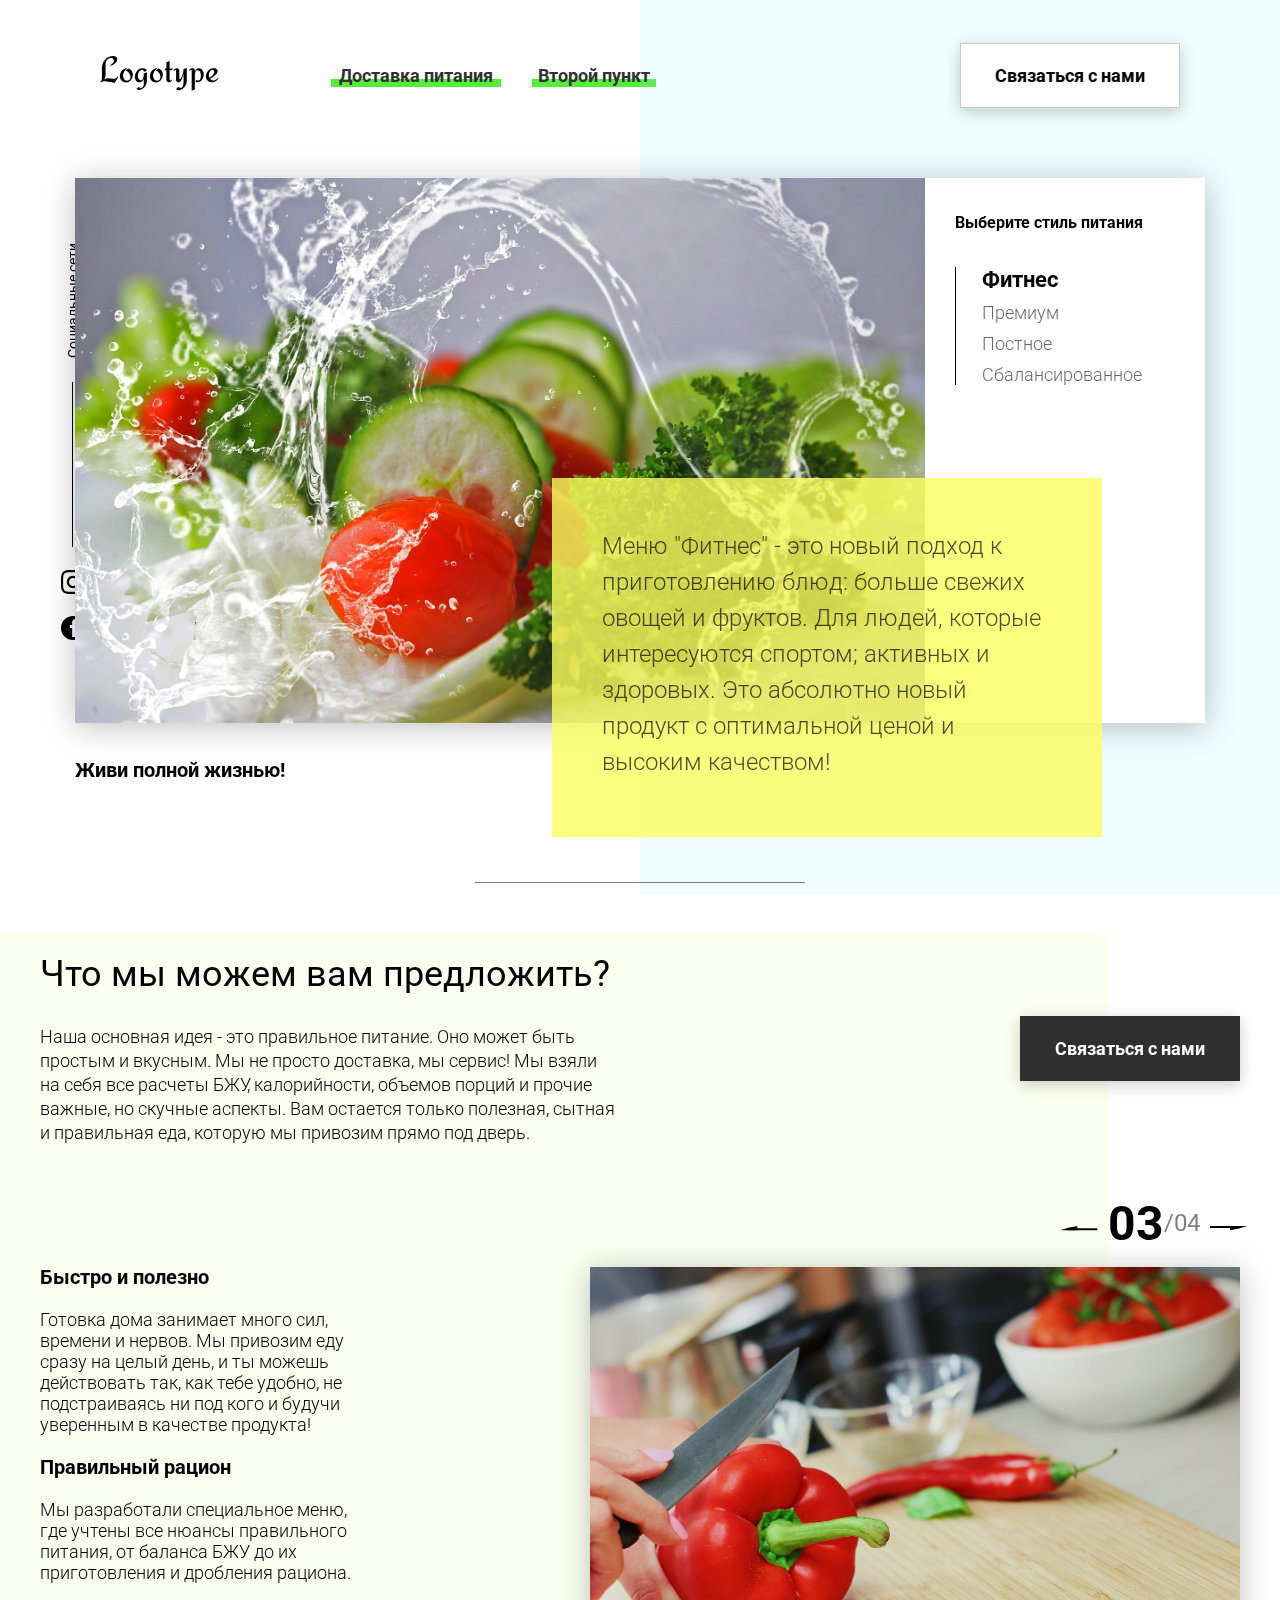
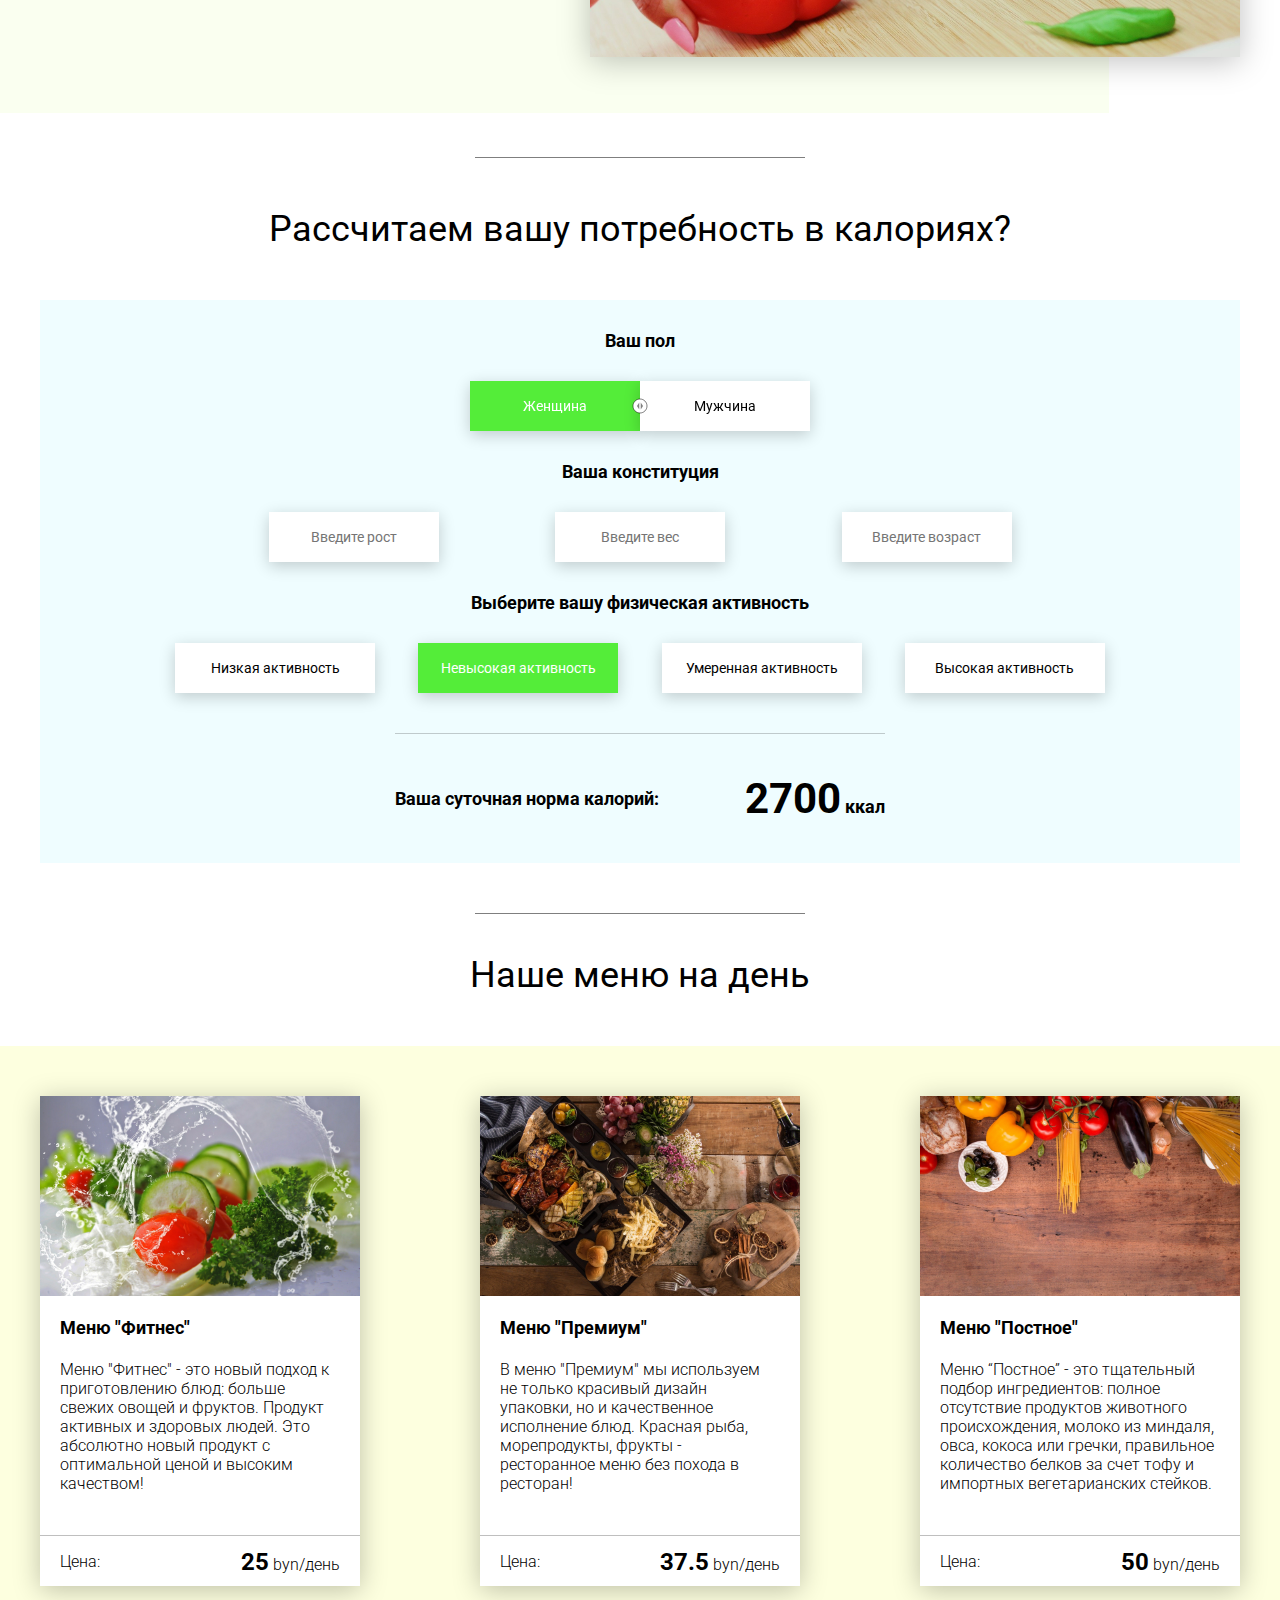
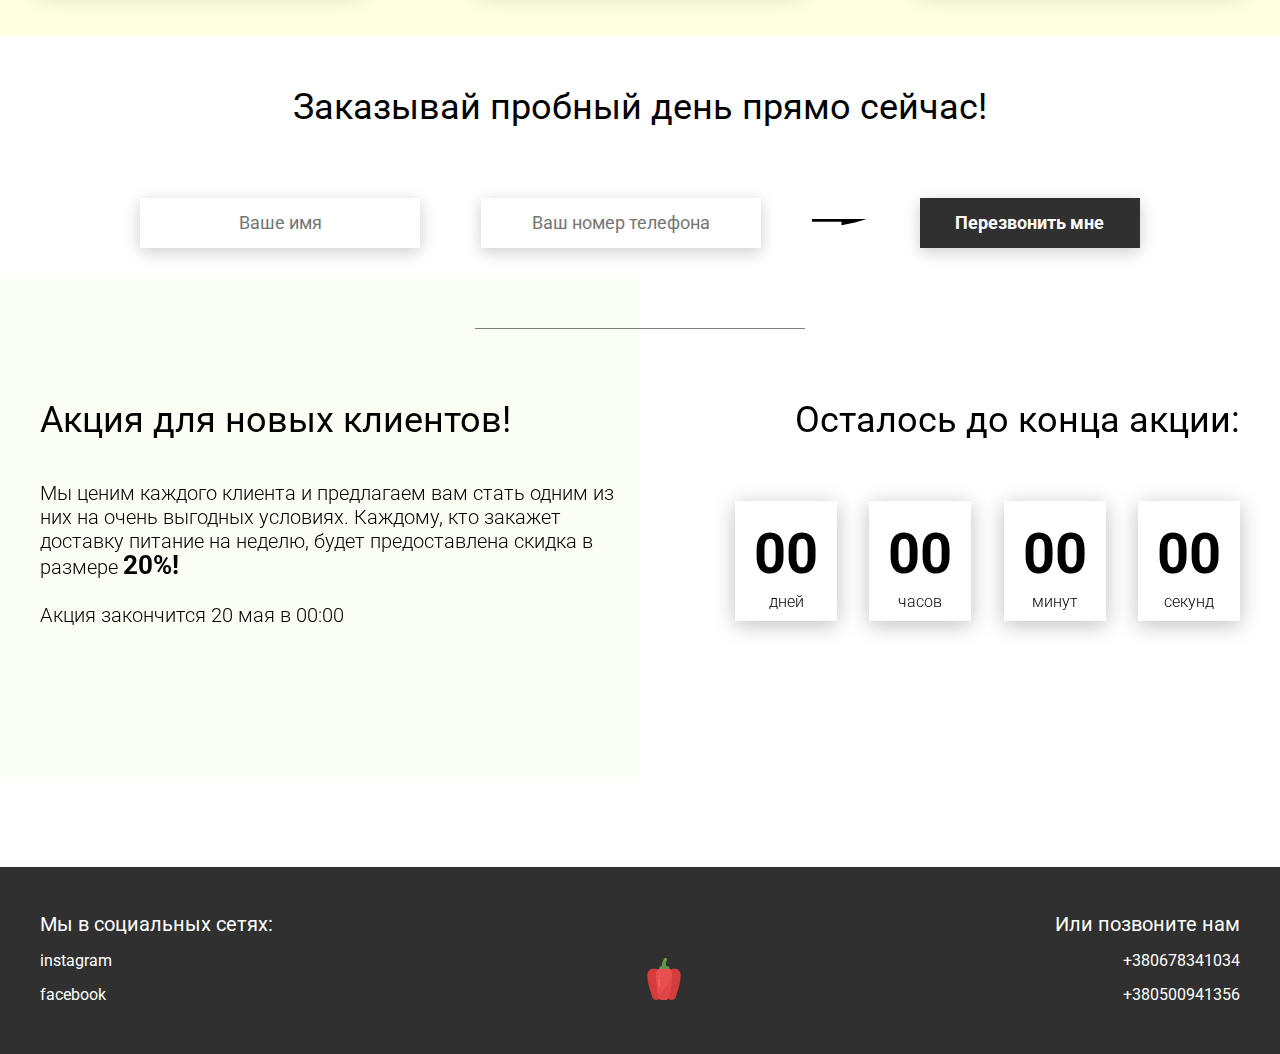
<file: Food/index.html>
<!DOCTYPE html>
<html lang="en">
<head>
    <meta charset="UTF-8">
    <meta name="viewport" content="width=device-width, initial-scale=1.0">
    <title>Food</title>
    <link rel="stylesheet" href="css/style.css">
</head>
<body>
    <header class="header">
        <div class="header__left-block">
            <div class="header__logo">
                <img src="icons/logo.svg" alt="Логотип">
            </div>
            <nav class="header__links">
                <a href="#" class="header__link">Доставка питания</a>
                <a href="#" class="header__link">Второй пункт</a>
            </nav>
        </div>
        <div class="header__right-block">
            <button data-modal class="btn btn_white">Связаться с нами</button>
        </div>
    </header>
    <div class="sidepanel">
        <div class="sidepanel__text"><span>Социальные сети</span></div>
        <div class="sidepanel__divider"></div>
        <a href="#" class="sidepanel__icon">
            <img src="icons/instagram.svg" alt="instagram">
        </a>
        <a href="#" class="sidepanel__icon">
            <img src="icons/facebook.svg" alt="facebook">
        </a>
    </div>

    <div class="preview">
        <div class="bgc_blue"></div>
        <div class="container">
            <div class="tabcontainer">
                <div class="tabcontent">
                    <img src="img/tabs/vegy.jpg" alt="vegy">
                    <div class="tabcontent__descr">
                        Меню "Фитнес" - это новый подход к приготовлению блюд: больше свежих овощей и фруктов. Для людей, которые интересуются спортом; активных и здоровых. Это абсолютно новый продукт с оптимальной ценой и высоким качеством!
                    </div>
                </div>
                <div class="tabcontent">
                    <img src="img/tabs/elite.jpg" alt="elite">
                    <div class="tabcontent__descr">
                        Меню “Премиум” - мы используем не только красивый дизайн упаковки, но и качественное исполнение блюд. Красная рыба, морепродукты, фрукты - ресторанное меню без похода в ресторан!                                     
                    </div>
                </div>
                <div class="tabcontent">
                    <img src="img/tabs/post.jpg" alt="post">
                    <div class="tabcontent__descr">
                        Наше специальное “Постное меню” - это тщательный подбор ингредиентов: полное отсутствие продуктов животного происхождения. Полная гармония с собой и природой в каждом элементе! Все будет Ом!                                     
                    </div>
                </div>
                <div class="tabcontent">
                    <img src="img/tabs/vegy.jpg" alt="vegy">
                    <div class="tabcontent__descr">
                        Меню "Сбалансированное" - это соответствие вашего рациона всем научным рекомендациям. Мы тщательно просчитываем вашу потребность в к/б/ж/у и создаем лучшие блюда для вас.
                    </div>
                </div>
                <div class="tabheader">
                    <h3>Выберите стиль питания</h3>
                    <div class="tabheader__items">
                        <div class="tabheader__item tabheader__item_active">Фитнес</div>
                        <div class="tabheader__item">Премиум</div>
                        <div class="tabheader__item">Постное</div>
                        <div class="tabheader__item">Сбалансированное</div>
                    </div>
                </div>
            </div>
            <div class="preview__life">Живи полной жизнью!</div>
        </div>
    </div>

    <div class="divider"></div>

    <div class="offer">
        <div class="bgc_y"></div>
        <div class="container">
            <div class="offer__text">
                <h2 class="title">Что мы можем вам предложить?</h2>
                <div class="offer__descr">
                    Наша основная идея - это правильное питание. Оно может быть простым и вкусным. Мы не просто доставка, мы сервис! Мы взяли на себя все расчеты БЖУ, калорийности, объемов порций и прочие важные, но скучные аспекты. Вам остается только полезная, сытная и правильная еда, которую мы привозим прямо под дверь.
                </div>
            </div>
            <div class="offer__action">
                <button data-modal class="btn btn_dark">Связаться с нами</button>
            </div>
        </div>
        <div class="container">
            <div class="offer__advantages">
                <h2>Быстро и полезно</h2>
                <div class="offer__advantages-text">
                    Готовка дома занимает много сил, времени и нервов. Мы привозим еду сразу на целый день, и ты можешь действовать так, как тебе удобно, не подстраиваясь ни под кого и будучи уверенным в качестве продукта!
                </div>
                <h2>Правильный рацион</h2>
                <div class="offer__advantages-text">
                    Мы разработали специальное меню, где учтены все нюансы правильного питания, от баланса БЖУ до их приготовления и дробления рациона.
                </div>
            </div>
            <div class="offer__slider">
                <div class="offer__slider-counter">
                    <div class="offer__slider-prev">
                        <img src="icons/left.svg" alt="prev">
                    </div>
                    <span id="current">03</span>
                    /
                    <span id="total">04</span>
                    <div class="offer__slider-next">
                        <img src="icons/right.svg" alt="next">
                    </div>
                </div>
                <div class="offer__slider-wrapper">
                    <div class="offer__slide">
                        <img src="img/slider/pepper.jpg" alt="pepper">
                    </div>
                    <!-- <div class="offer__slide">
                        <img src="img/slider/food-12.jpg" alt="food">
                    </div>
                    <div class="offer__slide">
                        <img src="img/slider/olive-oil.jpg" alt="oil">
                    </div>
                    <div class="offer__slide">
                        <img src="img/slider/paprika.jpg" alt="paprika">
                    </div> -->
                </div>
            </div>
        </div>
    </div>

    <div class="divider"></div>

    <div class="calculating">
        <div class="container">
            <h2 class="title">Рассчитаем вашу потребность в калориях?
            </h2>
            <div class="calculating__field">
                <div class="calculating__subtitle">
                    Ваш пол
                </div>
                <div class="calculating__choose" id="gender">
                    <div class="calculating__choose-item calculating__choose-item_active">Женщина</div>
                    <div class="calculating__choose-item">Мужчина</div>
                </div>

                <div class="calculating__subtitle">
                    Ваша конституция
                </div>
                <div class="calculating__choose calculating__choose_medium">
                    <input type="text" id="height" placeholder="Введите рост" class="calculating__choose-item">
                    <input type="text" id="weight" placeholder="Введите вес"  class="calculating__choose-item">
                    <input type="text" id="age" placeholder="Введите возраст" class="calculating__choose-item">
                </div>

                <div class="calculating__subtitle">
                    Выберите вашу физическая активность
                </div>
                <div class="calculating__choose calculating__choose_big">
                    <div id="low" class="calculating__choose-item">Низкая активность </div>
                    <div id="small"  class="calculating__choose-item calculating__choose-item_active">Невысокая активность</div>
                    <div id="medium" class="calculating__choose-item">Умеренная активность</div>
                    <div id="high" class="calculating__choose-item">Высокая активность</div>
                </div>

                <div class="calculating__divider"></div>

                <div class="calculating__total">
                    <div class="calculating__subtitle">
                        Ваша суточная норма калорий:
                    </div>
                    <div class="calculating__result">
                        <span>2700</span> ккал
                    </div>
                </div>
            </div>
        </div>
    </div>

    <div class="divider"></div>

    <div class="menu">
        <h2 class="title">Наше меню на день</h2>

        <div class="menu__field">
            <div class="container">
            </div>
        </div>
    </div>

    <div class="order">
        <div class="container">
            <div class="title">Заказывай пробный день прямо сейчас!</div>
            <form action="#" class="order__form">
                <input required placeholder="Ваше имя" name="name" type="text" class="order__input">
                <input required placeholder="Ваш номер телефона" name="phone" type="phone" class="order__input">
                <img src="icons/right.svg" alt="right">
                <button class="btn btn_dark btn_min">Перезвонить мне</button>
            </form>
        </div>
    </div>

    <div class="divider"></div>

    <div class="promotion">
        <div class="bgc_y"></div>
        <div class="container">
            <div class="promotion__text">
                <div class="title">Акция для новых клиентов!</div>
                <div class="promotion__descr">
                    Мы ценим каждого клиента и предлагаем вам стать одним из них на очень выгодных условиях. 
                    Каждому, кто закажет доставку питание на неделю, будет предоставлена скидка в размере <span>20%!</span>
                    <br><br>
                    Акция закончится 20 мая в 00:00
                </div>
            </div>
            <div class="promotion__timer">
                <div class="title">Осталось до конца акции:</div>
                <div class="timer">
                    <div class="timer__block">
                        <span id="days">12</span>
                        дней
                    </div>
                    <div class="timer__block">
                        <span id="hours">20</span>
                        часов
                    </div>
                    <div class="timer__block">
                        <span id="minutes">56</span>
                        минут
                    </div>
                    <div class="timer__block">
                        <span id="seconds">20</span>
                        секунд
                    </div>
                </div>
            </div>
        </div>
    </div>

    <footer class="footer">
        <div class="container">
            <div class="social">
                <div class="subtitle">Мы в социальных сетях:</div>
                <a href="#" class="link">instagram</a>
                <a href="#" class="link">facebook</a>
            </div>
            <div class="pepper">
                <img src="icons/veg.svg" alt="pepper">
            </div>
            <div class="call">
                <div class="subtitle">Или позвоните нам</div>
                <a href="#" class="link">+380678341034</a>
                <a href="#" class="link">+380500941356</a>
            </div>
        </div>
    </footer>

    <div class="modal">
        <div class="modal__dialog">
            <div class="modal__content">
                <form action="#">
                    <div data-close class="modal__close">&times;</div>
                    <div class="modal__title">Мы свяжемся с вами как можно быстрее!</div>
                    <input required placeholder="Ваше имя" name="name" type="text" class="modal__input">
                    <input required placeholder="Ваш номер телефона" name="phone" type="phone" class="modal__input">
                    <button class="btn btn_dark btn_min">Перезвонить мне</button>
                </form>
            </div>
        </div>
    </div>
    <script src="js/index.js"></script>
</body>
</html>
</file>
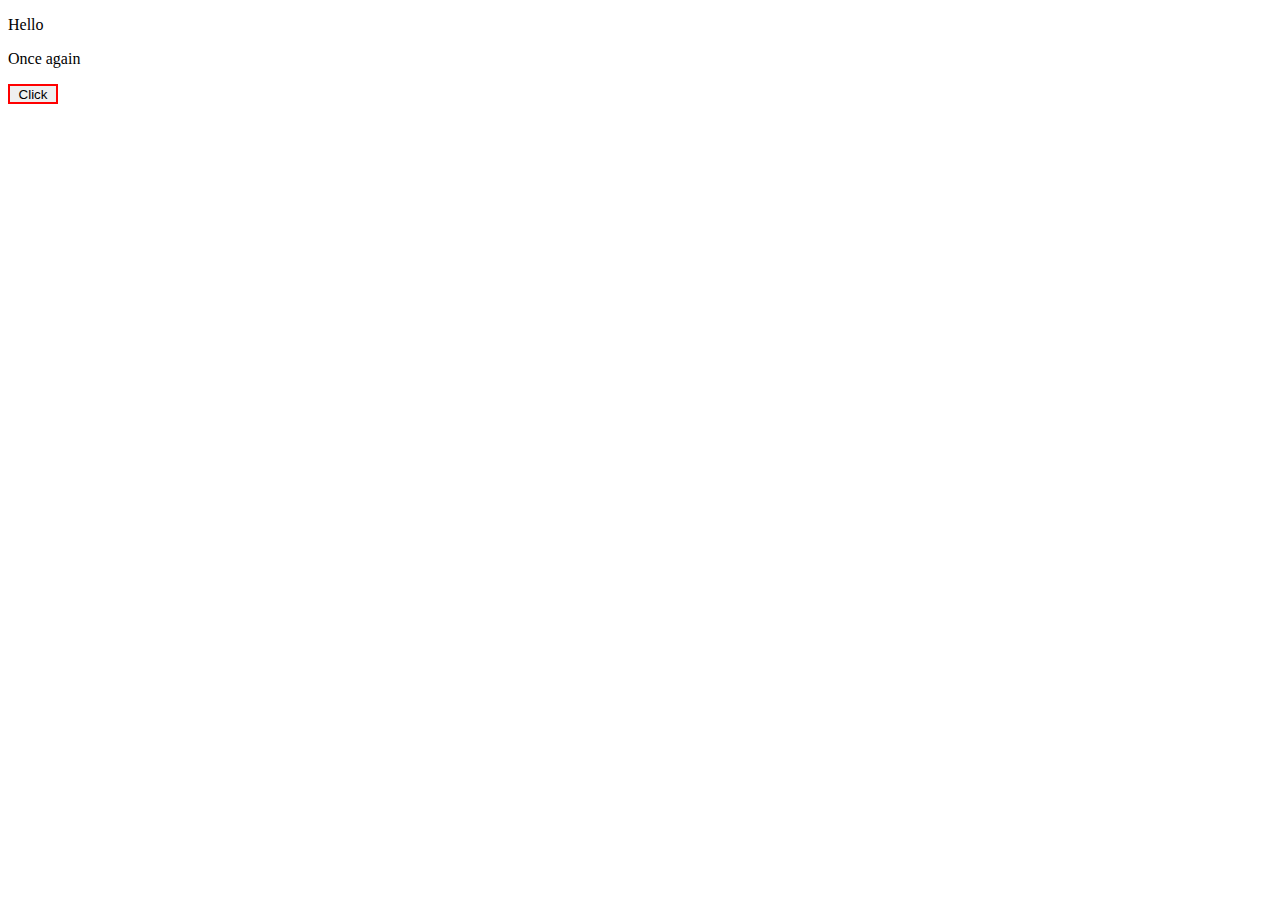
<file: lessons/index.html>
<!DOCTYPE html>
<html lang="en">
<head>
  <meta charset="UTF-8">
  <meta http-equiv="X-UA-Compatible" content="IE=edge">
  <meta name="viewport" content="width=device-width, initial-scale=1.0">
  <title>Document</title>
</head>
<body>
  <script defer src="lesson76.js"></script>
  <p>Hello</p>
  <p>Once again</p>
  <button style="display: block; width: 50px; height: 20px; border: 2px red solid;">Click</button>
</body>
</html>
</file>
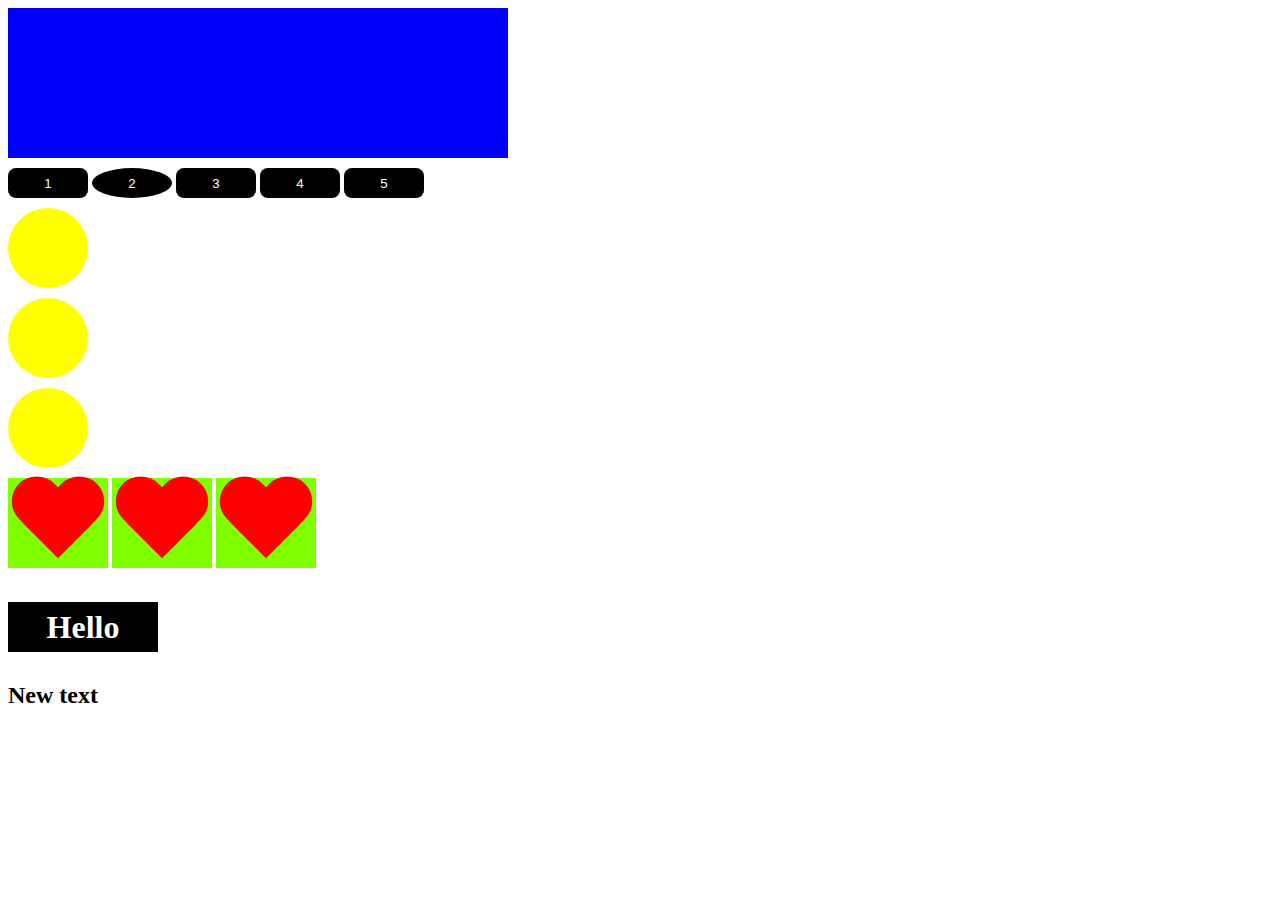
<file: lessons/lesson42/index.html>
<!DOCTYPE html>
<html lang="ru">
	<head>
		<meta charset="utf-8">
		<meta http-equiv="X-UA-Compatible" content="IE=edge">
		<title>JavaScript</title>
		<link rel="stylesheet" href="css/style.css">
	</head>
	<body>
		<div class="box" id="box"></div>
		<button>1</button>
		<button>2</button>
		<button>3</button>
		<button>4</button>
		<button>5</button>

		<div class="circle"></div>
		<div class="circle"></div>
		<div class="circle"></div>

		<div class="wrapper">
			<div class="heart"></div>
			<div class="heart"></div>
            <div class="heart"></div>
            
		</div>

		<script src="js/script.js"></script>
	</body>
</html>
</file>
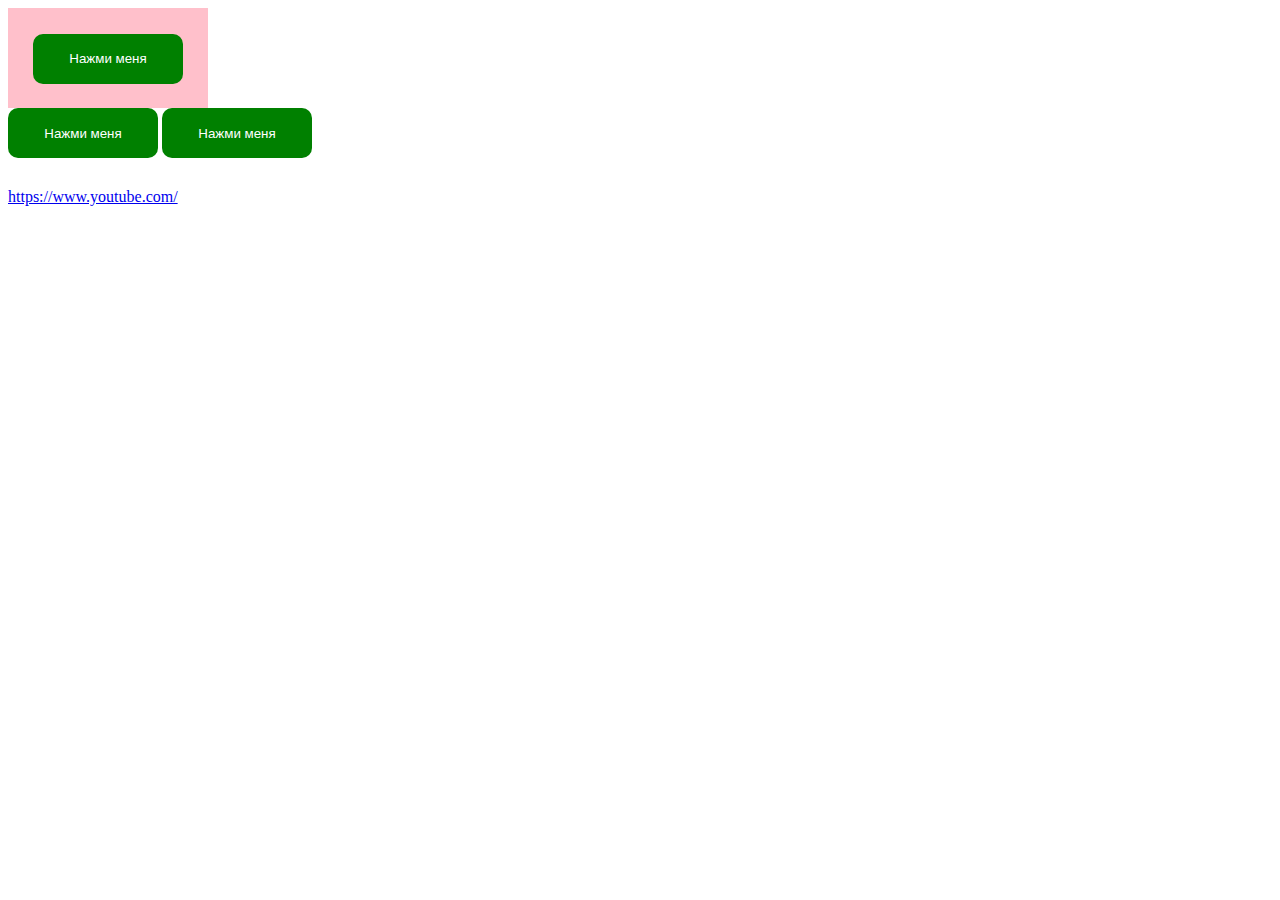
<file: lessons/lesson45/index.html>
<!DOCTYPE html>
<html lang="ru">
  <head>
		<meta charset="utf-8">
		<meta http-equiv="X-UA-Compatible" content="IE=edge">
		<title>JavaScript</title>
		<link rel="stylesheet" href="css.css">
  </head>
  <body>
    <div class="overlay">
			<button id="btn">Нажми меня</button>
		</div>
		<button >Нажми меня</button>
		<button>Нажми меня</button>

    	<a href="https://www.youtube.com/">https://www.youtube.com/</a>

		<script src="script.js"></script>
  </body>
</html>
</file>
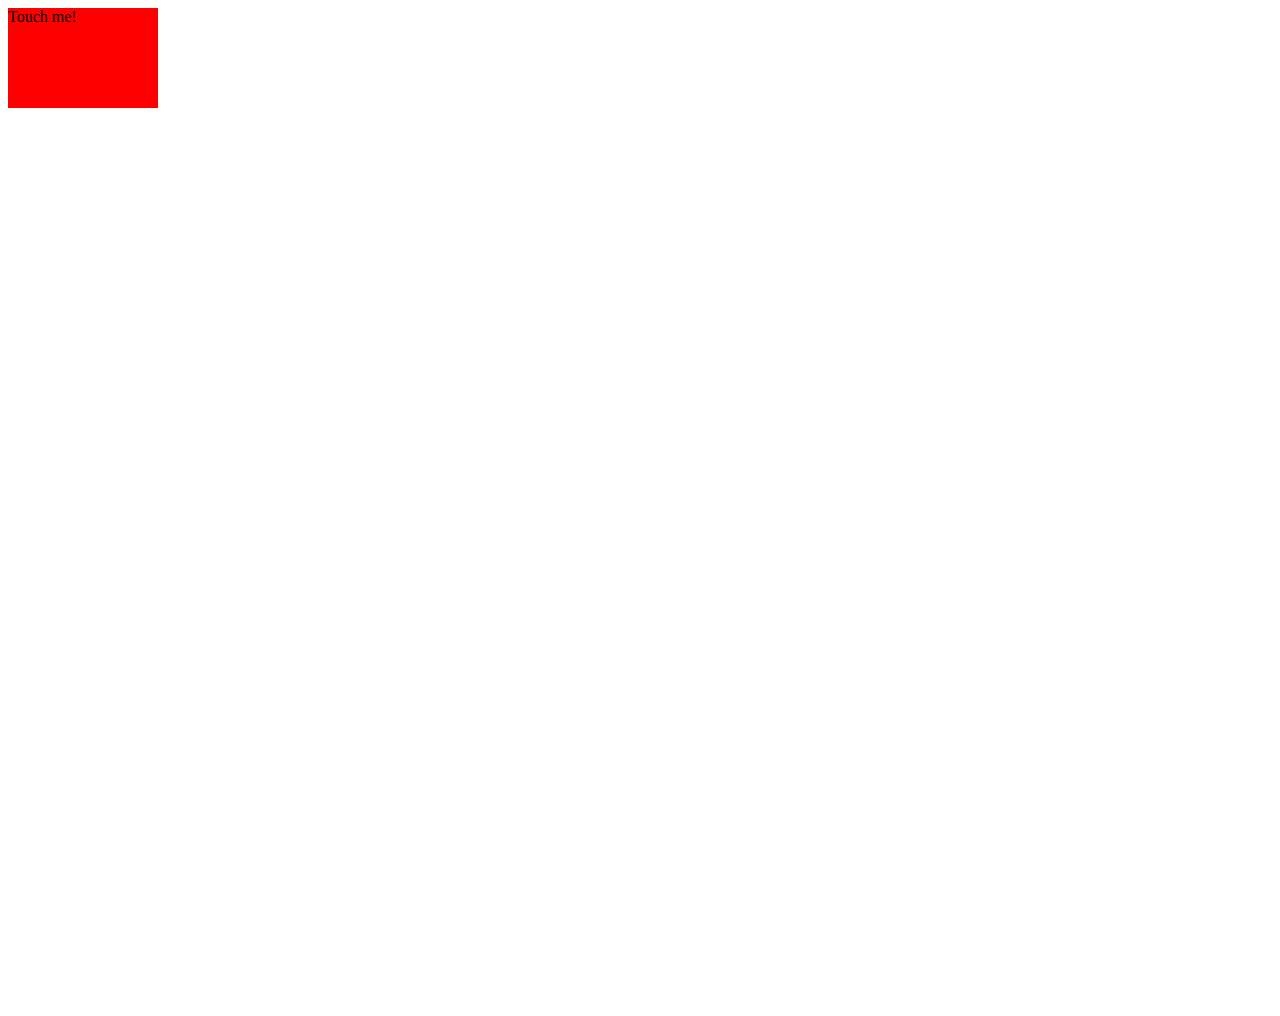
<file: lessons/lesson49/index.html>
<!DOCTYPE html>
<html lang="en">
<head>
	<meta charset="UTF-8">
	<meta name="viewport" content="width=device-width, initial-scale=1, shrink-to-fit=no">
	<title>Document</title>
	<style>
		body {
			height: 1000px;
		}
		.box {
			width: 150px;
			height: 100px;
			background-color: red;
		}
	</style>
</head>
<body>
	
	<div class="box">
		Touch me!
	</div>

	<script src="script.js"></script>
</body>
</html>
</file>
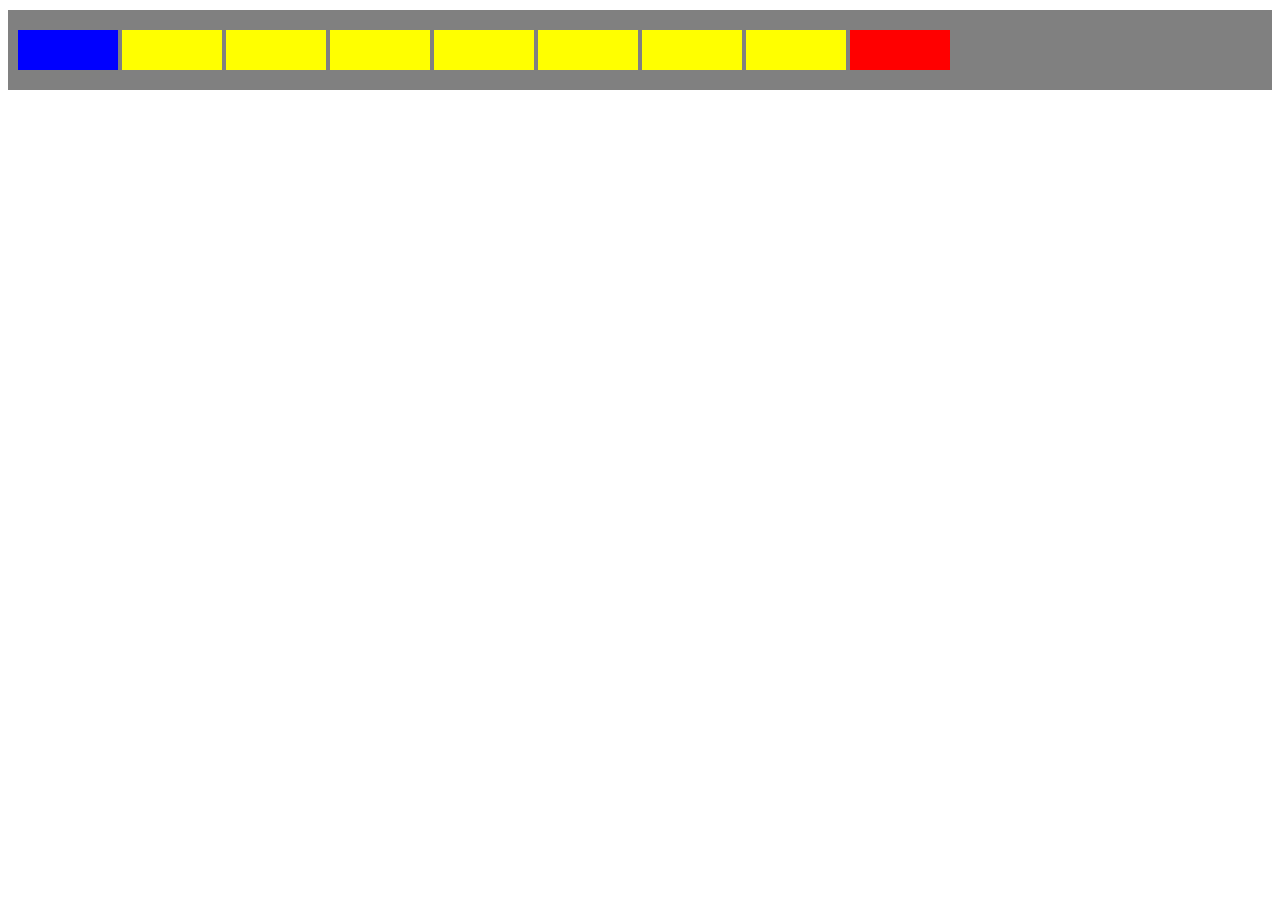
<file: lessons/lesson63/index.html>
<!DOCTYPE html>
<html lang="ru">
  <head>
    <meta charset="utf-8">
    <meta http-equiv="X-UA-Compatible" content="IE=edge">
   	<title>JavaScript</title>
   	<link rel="stylesheet" href="style.css">
  </head>
  <body>

    <div id="first" class="btn-block">
      <button class="blue some"></button>
      <button></button>
      <button></button>
      <button></button>
      <button></button>
      <button></button>
      <button></button>
      <button></button>
    </div>
    
	<script src="script.js"></script>
  </body>
</html>
</file>
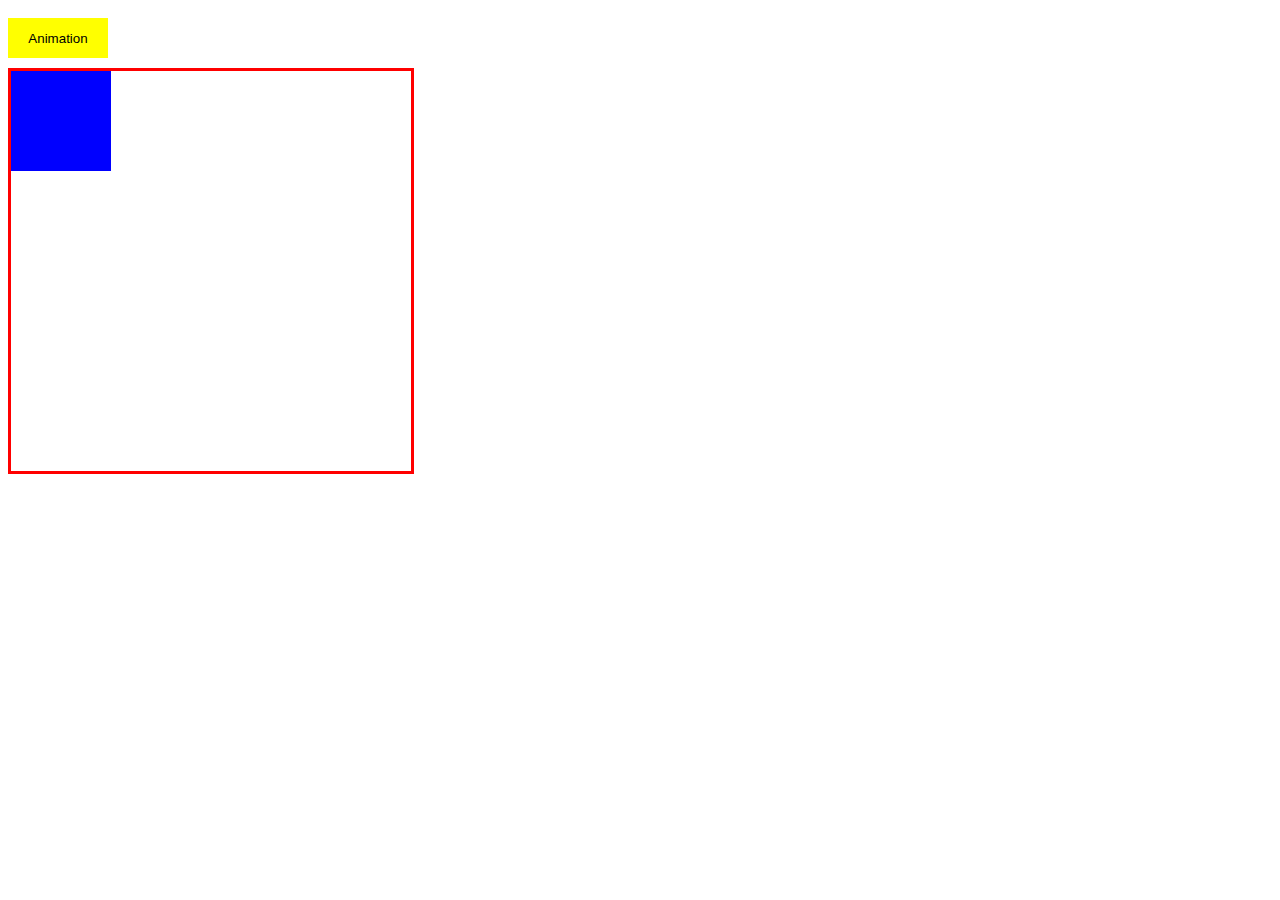
<file: lessons/lesson65/index.html>
<!DOCTYPE html>
<html lang="ru">
  <head>
    <meta charset="utf-8">
    <meta http-equiv="X-UA-Compatible" content="IE=edge">
   	<title>Java Script</title>
   	<link rel="stylesheet" href="style.css">
  </head>
  <body>
    <button class="btn">Animation</button>
    <div class="wrapper">
        <div class="box"></div>
    </div>

	<script src="script.js"></script>
  </body>
</html>
</file>
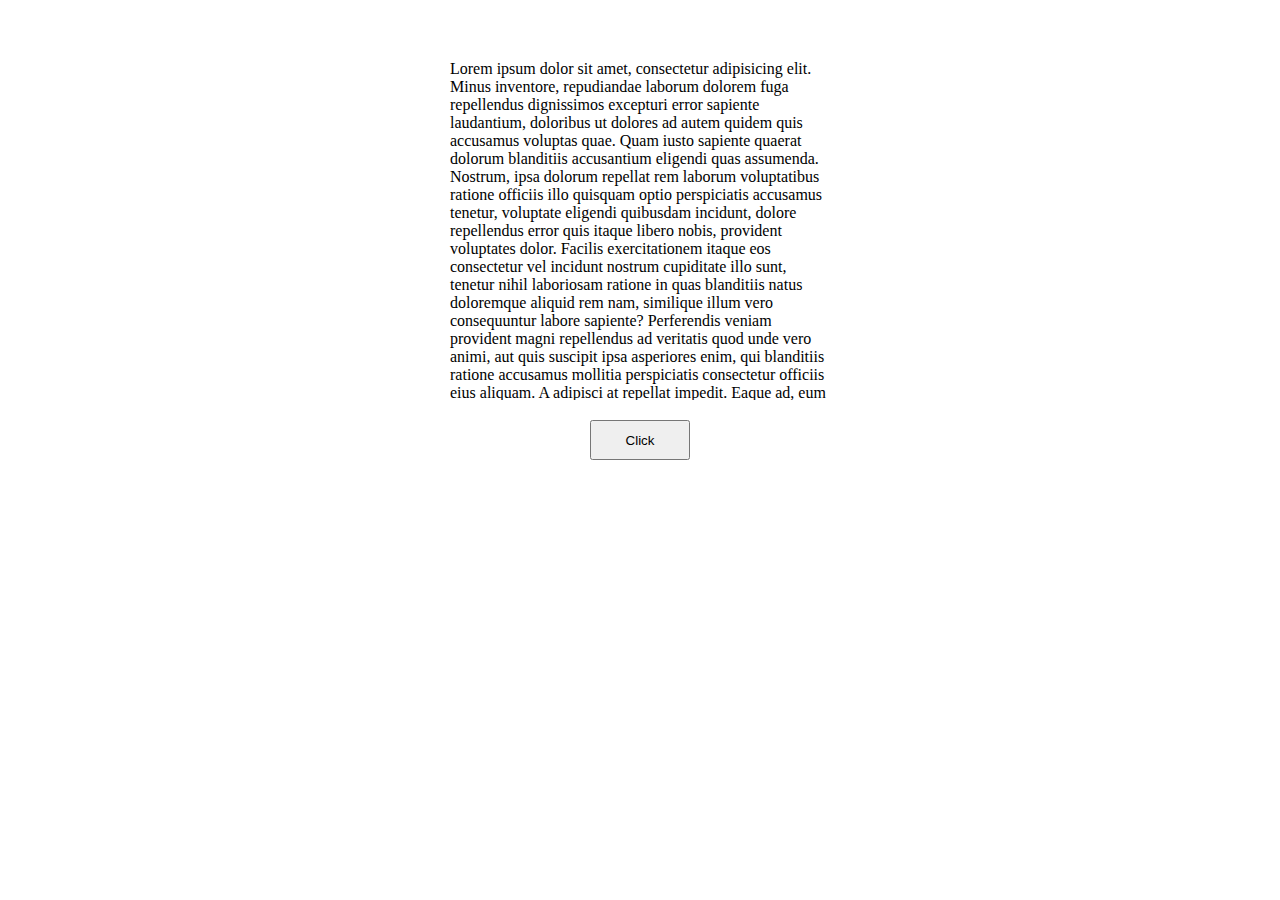
<file: lessons/lesson71/index.html>
<!DOCTYPE html>
<html lang="ru">
  <head>
    <meta charset="utf-8">
    <meta http-equiv="X-UA-Compatible" content="IE=edge">
   	<title>JavaScript</title>
   	<link rel="stylesheet" href="style.css">
  </head>
  <body>
    
    <div class="box">Lorem ipsum dolor sit amet, consectetur adipisicing elit. Minus inventore, repudiandae laborum dolorem fuga repellendus dignissimos excepturi error sapiente laudantium, doloribus ut dolores ad autem quidem quis accusamus voluptas quae. Quam iusto sapiente quaerat dolorum blanditiis accusantium eligendi quas assumenda. Nostrum, ipsa dolorum repellat rem laborum voluptatibus ratione officiis illo quisquam optio perspiciatis accusamus tenetur, voluptate eligendi quibusdam incidunt, dolore repellendus error quis itaque libero nobis, provident voluptates dolor. Facilis exercitationem itaque eos consectetur vel incidunt nostrum cupiditate illo sunt, tenetur nihil laboriosam ratione in quas blanditiis natus doloremque aliquid rem nam, similique illum vero consequuntur labore sapiente? Perferendis veniam provident magni repellendus ad veritatis quod unde vero animi, aut quis suscipit ipsa asperiores enim, qui blanditiis ratione accusamus mollitia perspiciatis consectetur officiis eius aliquam. A adipisci at repellat impedit. Eaque ad, eum laudantium deserunt. Quis error voluptatem tempora quam ducimus aut, architecto odio voluptatum reiciendis. Atque error, deleniti similique non nam ratione. Perferendis, officiis mollitia laboriosam quam, nisi vel obcaecati vero dicta ducimus dolorum quas, excepturi consequatur fugiat sit minima repellendus quia aliquid numquam id autem unde dolorem quaerat odit. Harum eaque dolor dicta, accusantium deserunt eius deleniti nisi quas assumenda consectetur, odit modi exercitationem, officia doloribus quidem perferendis repellendus quos commodi eveniet cum beatae ea molestiae reprehenderit. Facilis, iste corporis earum. Nemo aliquam architecto error facilis amet, nihil sed excepturi necessitatibus rem delectus, omnis ipsa ut temporibus expedita quas natus ipsum fuga eum harum nisi facere cupiditate reiciendis! Id magnam blanditiis eligendi, nulla accusamus magni. Placeat quidem repellat explicabo minus esse numquam velit, accusantium a, cumque aperiam iure alias natus aliquam minima quas possimus assumenda quod, doloremque saepe perspiciatis nulla vero quibusdam voluptates. Nihil, aliquam maiores earum non similique quos? Quos cumque est illum assumenda perspiciatis, obcaecati atque doloribus cum soluta sit qui, deserunt reprehenderit quibusdam ratione odio similique a, quod cupiditate! Accusamus hic minus numquam, repellendus, ullam beatae itaque ad laudantium doloremque dolore error praesentium provident consequuntur consectetur culpa necessitatibus facere. Adipisci dignissimos fugiat consequuntur temporibus magni eius deleniti. Reiciendis, distinctio nesciunt modi repellendus aperiam quia dolore porro, pariatur eos. Ducimus iusto officiis cupiditate, error modi eius, dolores maxime a eaque tenetur? Quae nulla reprehenderit voluptatibus fugit cum distinctio hic libero maiores fugiat, atque amet qui cupiditate pariatur quaerat illo similique sunt doloribus modi reiciendis blanditiis in voluptatem esse. Hic voluptates atque beatae nihil ad perspiciatis repudiandae, consequuntur non nesciunt maiores alias eos odit, officiis inventore eaque aperiam voluptatibus. Fugiat eum esse nam saepe soluta ab accusamus nemo fuga aut, distinctio officia atque. Voluptatibus perspiciatis magni harum incidunt aliquid temporibus quas labore exercitationem. Alias mollitia magnam sequi, totam corrupti temporibus facere praesentium iste velit aliquam minus enim cupiditate rem. Iste molestiae maxime illum non accusantium voluptas blanditiis, quod consectetur, quidem est culpa voluptates obcaecati, ipsum ab natus vitae! Consectetur animi quae tenetur odio repellendus natus tempora ipsa culpa, inventore accusamus ea corporis doloribus id harum voluptatem, praesentium temporibus, explicabo totam mollitia molestiae est iusto vel repellat molestias. Repellat placeat voluptas quaerat eaque, illum dicta rerum numquam sunt!</div>
    <button>Click</button>
	<script src="script.js"></script>
  </body>
</html>
</file>
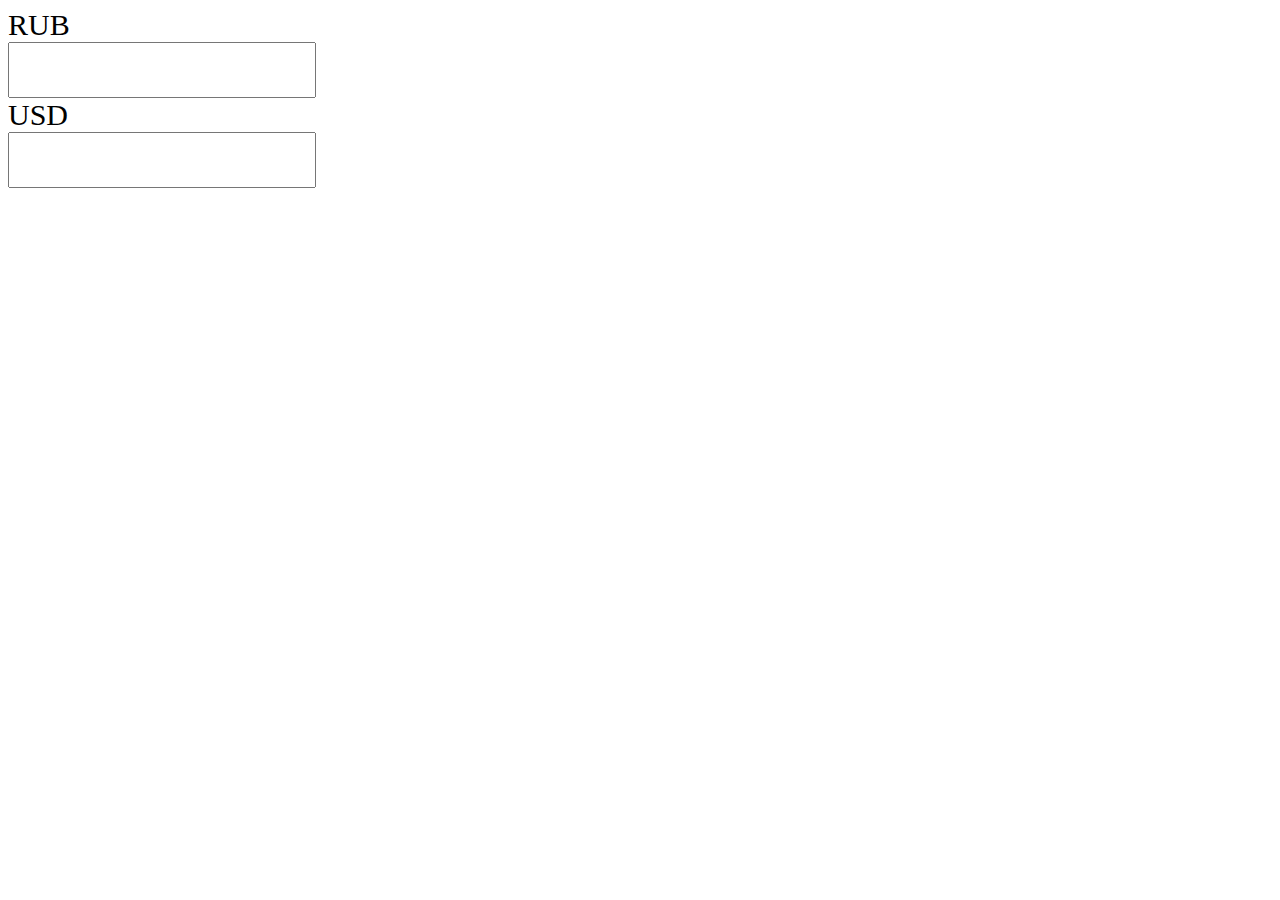
<file: lessons/lesson83/index.html>
<!DOCTYPE html>
<html lang="en">
<head>
    <meta charset="UTF-8">
    <meta name="viewport" content="width=device-width, initial-scale=1.0">
    <meta http-equiv="X-UA-Compatible" content="ie=edge">
    <title>Calc</title>
    <style>
        label {
            display: block;
            font-size: 30px;
        }
        input {
            width: 300px;
            height: 50px;
            font-size: 30px;
        }
    </style>
</head>
<body>
    <label for="rub">RUB</label>
    <input id="rub" type="text">
    <label for="usd">USD</label>
    <input id="usd" type="text">
    <script src="js/script.js"></script>
</body>
</html>
</file>
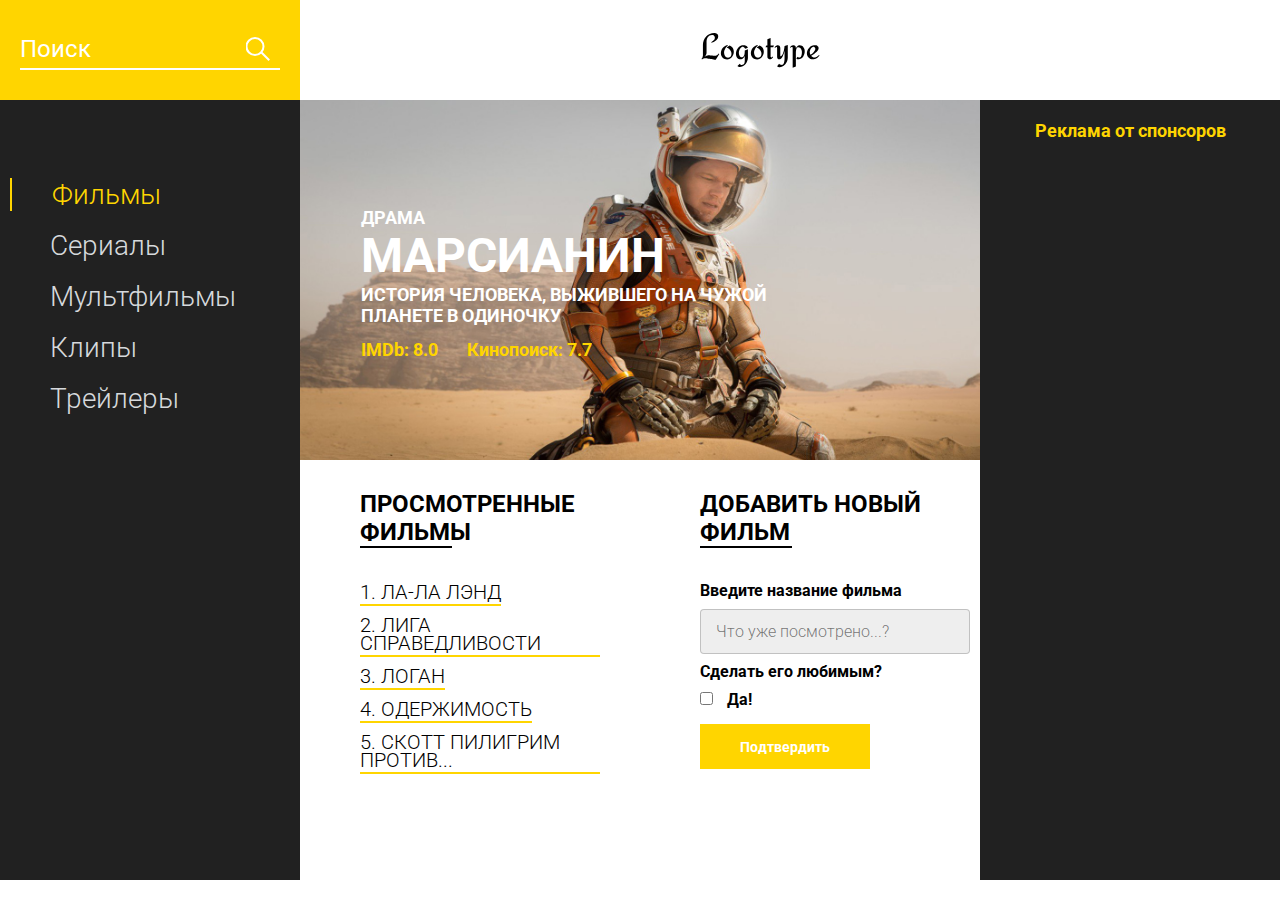
<file: movieDB/project/index.html>
<!DOCTYPE html>
<html lang="en">
<head>
    <meta charset="UTF-8">
    <meta name="viewport" content="width=device-width, initial-scale=1.0">
    <title>Movie DB</title>
    <link href="https://fonts.googleapis.com/css?family=Roboto:300,400,700&display=swap&subset=cyrillic-ext" rel="stylesheet">
    <link rel="stylesheet" href="css/style.min.css">
</head>
<body>
    <header class="header">
        <div class="header__search">
            <form action="#">
                <input type="text" placeholder="Поиск">
            </form>
        </div>
        <div class="header__logo">
            <img src="icons/Logotype.svg" alt="logo">
        </div>
    </header>
    <main class="promo">
        <div class="promo__menu">
            <nav class="promo__menu-list">
                <ul>
                    <li><a class="promo__menu-item promo__menu-item_active" href="#">Фильмы</a></li>
                    <li><a class="promo__menu-item" href="#">Сериалы</a></li>
                    <li><a class="promo__menu-item" href="#">Мультфильмы</a></li>
                    <li><a class="promo__menu-item" href="#">Клипы</a></li>
                    <li><a class="promo__menu-item" href="#">Трейлеры</a></li>
                </ul>
            </nav>
        </div>
        <div class="promo__content">
            <div class="promo__bg">
                <div class="promo__genre">КОМЕДИЯ</div>
                <div class="promo__title">МАРСИАНИН</div>
                <div class="promo__descr">ИСТОРИЯ ЧЕЛОВЕКА, ВЫЖИВШЕГО НА ЧУЖОЙ ПЛАНЕТЕ В ОДИНОЧКУ</div>
                <div class="promo__ratings">
                    <span>IMDb: 8.0</span>
                    <span>Кинопоиск: 7.7</span>
                </div>
            </div>
            <div class="promo__interactive">
                <div>
                    <div class="promo__interactive-title">ПРОСМОТРЕННЫЕ ФИЛЬМЫ</div>
                    <ul class="promo__interactive-list">
                        <li class="promo__interactive-item">ЛОГАН
                            <div class="delete"></div>
                        </li>
                        <li class="promo__interactive-item">ЛИГА СПРАВЕДЛИВОСТИ
                            <div class="delete"></div>
                        </li>
                        <li class="promo__interactive-item">ЛА-ЛА ЛЭНД
                            <div class="delete"></div>
                        </li>
                        <li class="promo__interactive-item">ОДЕРЖИМОСТЬ
                            <div class="delete"></div>
                        </li>
                        <li class="promo__interactive-item">СКОТТ ПИЛИГРИМ ПРОТИВ...
                            <div class="delete"></div>
                        </li>
                    </ul>
                </div>
                <div>
                    <form class="add">
                        <div class="promo__interactive-title">ДОБАВИТЬ НОВЫЙ ФИЛЬМ</div>
                        <span>Введите название фильма</span>
                        <input class="adding__input" type="text" placeholder="Что уже посмотрено...?">
                        <span>Сделать его любимым?</span>
                        <input type="checkbox">
                        <span class="yes">Да!</span>
                        <button>Подтвердить</button>
                    </form>
                </div>
            </div>
        </div>
        <div class="promo__adv">
            <div class="promo__adv-title">Реклама от спонсоров</div>
            <img src="img/content_1.jpg" alt="some picture">
            <img src="img/content_2.jpg" alt="some picture">
            <img src="img/content_3.png" alt="some picture">
        </div>
    </main>

    <script src="js/script.js"></script>
</body>
</html>
</file>
<file: Food/css/style.css>
@import url(https://fonts.googleapis.com/css?family=Roboto:300,400,700&display=swap&subset=cyrillic-ext);*{box-sizing:border-box;margin:0;padding:0;font-family:Roboto,sans-serif}a{text-decoration:none}.btn{width:220px;height:65px;display:flex;justify-content:center;align-items:center;background-color:#fff;font-size:18px;font-weight:700;border:1px solid rgba(0,0,0,.2);box-shadow:0 4px 15px rgba(0,0,0,.2);cursor:pointer;transition:.3s all;outline:0}.btn_white{background-color:#fff}.btn_dark{background-color:#303030;color:#fff;border:none}.btn_min{height:50px}.btn:hover{box-shadow:0 4px 30px rgba(0,0,0,.3)}.container{max-width:1200px;margin:0 auto}.divider{width:330px;height:1px;margin:0 auto;background-color:rgba(0,0,0,.5)}.title{font-size:36px;font-weight:400}.header{display:flex;justify-content:space-between;align-items:center;height:150px;padding:0 100px}.header__left-block{display:flex;justify-content:space-between;min-width:550px}.header__logo{max-width:170px}.header__logo img{width:100%}.header__links{display:flex;align-items:center}.header__link{position:relative;margin-right:45px;font-weight:700;font-size:18px;color:#303030}.header__link:after{content:'';position:absolute;display:block;width:110%;left:-5%;bottom:-1px;z-index:-1;height:8px;background:#54ed39}.header__link:last-child{margin-right:0}.sidepanel{position:fixed;left:60px;top:240px;height:400px;width:25px;display:flex;flex-direction:column;justify-content:space-between;align-items:center}.sidepanel__text{width:120px;height:120px;font-size:14px}.sidepanel__text span{display:flex;transform:rotate(-90deg) translateX(-50px)}.sidepanel__divider{width:1px;height:165px;background-color:#000}.sidepanel__icon{width:24px;height:24px}.sidepanel__icon img{width:100%}.preview{padding:28px 0 100px 0;position:relative}.preview__life{font-weight:700;font-size:20px;margin-left:35px;margin-top:35px}.bgc_blue{position:absolute;right:0;top:-155px;width:50vw;height:900px;background:rgba(146,242,255,.15);z-index:-1}.tabcontainer{display:flex;width:1130px;margin:0 auto;box-shadow:0 4px 30px rgba(0,0,0,.25)}.tabcontent{width:850px;position:relative}.tabcontent img{width:100%;height:100%;object-fit:cover}.tabcontent__descr{position:absolute;top:300px;right:-177px;width:550px;height:359px;background:rgba(251,254,93,.8);padding:50px;font-size:24px;font-weight:300;line-height:36px;color:rgba(0,0,0,.7)}.tabheader{width:280px;padding:35px 30px;background-color:#fff}.tabheader h3{font-weight:700;font-size:16px}.tabheader__items{margin-top:35px;padding-left:26px;border-left:1px solid #000}.tabheader__item{font-weight:700;font-size:18px;font-weight:300;margin-top:10px;color:rgba(0,0,0,.6);cursor:pointer;transition:.3s all}.tabheader__item_active{color:#000;font-size:22px;font-weight:700}.offer{padding:70px 0 100px 0;position:relative}.offer .container{display:flex;justify-content:space-between}.offer .bgc_y{position:absolute;width:1109px;height:780px;background:rgba(243,255,222,.45);z-index:-1;top:50px}.offer__text{width:580px}.offer__descr{font-size:18px;margin-top:30px;font-weight:300;line-height:24px}.offer__action{display:flex;align-items:center;justify-content:flex-end}.offer__advantages{width:330px;margin-top:50px}.offer__advantages h2{font-weight:700;font-size:20px;margin-top:20px}.offer__advantages h2:first-child{margin-top:70px}.offer__advantages-text{margin-top:20px;font-size:18px;font-weight:300;line-height:21px}.offer__slider{width:650px;margin-top:50px;display:flex;flex-direction:column;align-items:flex-end}.offer__slider-counter{display:flex;width:180px;align-items:center;font-size:24px;color:rgba(0,0,0,.5)}.offer__slider-wrapper{width:100%;margin-top:15px;box-shadow:0 4px 30px rgba(0,0,0,.25)}.offer__slider-prev{margin-right:10px;cursor:pointer}.offer__slider-next{margin-left:10px;cursor:pointer}.offer__slider #current{font-size:48px;font-weight:700;color:#000}.offer__slide{width:100%;height:390px}.offer__slide img{width:100%;height:100%;object-fit:cover}.calculating{padding:50px 0}.calculating .title{text-align:center}.calculating__field{width:100%;margin-top:50px;background:rgba(146,242,255,.15);padding:30px 0 40px 0}.calculating__subtitle{text-align:center;font-size:18px;font-weight:700;margin-top:30px}.calculating__subtitle:first-child{margin-top:0}.calculating #gender:after{content:'';position:absolute;top:50%;transform:translateY(-50%);display:block;width:16px;height:16px;background:url(../icons/switch.svg) center center/cover no-repeat}.calculating__choose{position:relative;display:flex;margin-top:30px;justify-content:center}.calculating__choose-item{display:flex;align-items:center;justify-content:center;width:170px;height:50px;padding:0 10px;background:#fff;box-shadow:0 4px 15px rgba(0,0,0,.2);border:none;text-align:center;font-size:14px;cursor:pointer;outline:0;transition:.3s all}.calculating__choose-item_active{color:#fff;background-color:#54ed39}.calculating__choose_medium{width:743px;justify-content:space-between;margin:30px auto 0 auto}.calculating__choose_big{width:930px;justify-content:space-between;margin:30px auto 0 auto}.calculating__choose_big .calculating__choose-item{width:200px}.calculating__divider{width:490px;height:1px;margin:40px auto;background-color:rgba(0,0,0,.2)}.calculating__total{width:490px;margin:0 auto;display:flex;justify-content:space-between;align-items:center}.calculating__result{font-size:18px;font-weight:700}.calculating__result span{font-size:42px}.menu{padding:40px 0 50px 0}.menu .container{display:flex;justify-content:space-between;align-items:flex-start}.menu .title{text-align:center}.menu__field{margin-top:50px;padding:50px 0;width:100%;background:rgba(249,254,126,.25)}.menu__item{display:flex;flex-direction:column;justify-content: space-between;width:320px;min-height:490px;background:#fff;box-shadow:0 4px 25px rgba(0,0,0,.25);font-size:16px;font-weight:300}.menu__item img{width:100%;height:200px;object-fit:cover}.menu__item-subtitle{font-weight:700;font-size:18px;padding:0 20px;margin-top:20px}.menu__item-descr{margin-top:20px;padding:0 20px}.menu__item-divider{width:100%;height:1px;background-color:rgba(0,0,0,.25);margin-top:40px}.menu__item-price{display:flex;justify-content:space-between;align-items:center;padding:10px 20px}.menu__item-price span{font-size:24px;font-weight:700}.order{padding-bottom:80px}.order .title{text-align:center}.order__form{margin-top:70px;padding:0 100px;display:flex;justify-content:space-between;align-items:center}.order__form img{transform:scale(1.5)}.order__input{width:280px;height:50px;background:#fff;box-shadow:0 4px 15px rgba(0,0,0,.2);border:none;font-size:18px;text-align:center;padding:0 20px;outline:0}.promotion{padding:70px 0 240px 0;position:relative}.promotion .container{display:flex}.promotion .bgc_y{position:absolute;width:50%;height:499px;background:rgba(243,255,222,.35);z-index:-1;top:-50px;left:0}.promotion__text{width:50%}.promotion__descr{margin-top:40px;font-size:20px;line-height:24px;font-weight:300}.promotion__descr span{font-weight:700;font-size:26px}.promotion__timer{width:50%}.promotion__timer .title{text-align:right}.promotion__timer .timer{margin-top:60px;padding-left:95px;display:flex;justify-content:space-between;align-items:center}.promotion__timer .timer__block{width:102px;height:120px;background:#fff;box-shadow:0 4px 20px rgba(0,0,0,.25);font-size:16px;font-weight:300;text-align:center}.promotion__timer .timer__block span{display:block;margin-top:20px;margin-bottom:5px;font-size:56px;font-weight:700}.footer{min-height:180px;background-color:#303030;padding:45px 0 50px 0;color:#fff}.footer .container{height:100%;display:flex;justify-content:space-between;align-items:flex-end}.footer .subtitle{font-size:20px}.footer .link{display:block;margin-top:15px;font-size:16px;color:#fff}.footer .call{text-align:right}.modal{position:fixed;top:0;left:0;z-index:1050;display:none;width:100%;height:100%;overflow:hidden;background-color:rgba(0,0,0,.5)}.modal__dialog{max-width:500px;margin:40px auto}.modal__content{position:relative;width:100%;padding:40px;background-color:#fff;border:1px solid rgba(0,0,0,.2);border-radius:4px;max-height:80vh;overflow-y:auto}.modal__close{position:absolute;top:8px;right:14px;font-size:30px;color:#000;opacity:.5;font-weight:700;border:none;background-color:transparent;cursor:pointer}.modal__title{text-align:center;font-size:22px;text-transform:uppercase}.modal__input{display:block;margin:20px auto 20px auto;width:280px;height:50px;background:#fff;box-shadow:0 4px 15px rgba(0,0,0,.2);border:none;font-size:18px;text-align:center;padding:0 20px;outline:0}.modal .btn{display:block;width:280px;margin:0 auto}.show{display: block}.hide{display: none}.fade{animation-name: fade; animation-duration: 1.5s;}@keyframes fade{from{opacity: 0.1;}to{opacity: 1;}}
</file>
<file: lessons/lesson42/css/style.css>
.box {
  width: 150px;
  height: 150px;
  background-color: red;
}
button {
	width: 80px;
	height: 30px;
	margin-top: 10px;
	border: none;
	border-radius: 8px;
	background-color: #000;
	color: #fff;
	cursor: pointer;
	outline: none;
}

.circle {
	width: 80px;
	height: 80px;
	background-color: blue;
	display: block;
	margin-top: 10px;
	border-radius: 100%;
}

.heart {
	display: inline-block;
    position: relative;
    width: 100px;
    height: 90px;
    margin-top: 10px;
}
.heart:before,
.heart:after {
    position: absolute;
    content: "";
    left: 50px;
    top: 0;
    width: 50px;
    height: 80px;
    background: red;
    -moz-border-radius: 50px 50px 0 0;
    border-radius: 50px 50px 0 0;
    -webkit-transform: rotate(-45deg);
       -moz-transform: rotate(-45deg);
        -ms-transform: rotate(-45deg);
         -o-transform: rotate(-45deg);
            transform: rotate(-45deg);
    -webkit-transform-origin: 0 100%;
       -moz-transform-origin: 0 100%;
        -ms-transform-origin: 0 100%;
         -o-transform-origin: 0 100%;
            transform-origin: 0 100%;
}
.heart:after {
    left: 0;
    -webkit-transform: rotate(45deg);
       -moz-transform: rotate(45deg);
        -ms-transform: rotate(45deg);
         -o-transform: rotate(45deg);
            transform: rotate(45deg);
    -webkit-transform-origin: 100% 100%;
       -moz-transform-origin: 100% 100%;
        -ms-transform-origin: 100% 100%;
         -o-transform-origin: 100% 100%;
            transform-origin :100% 100%;
}
.black{
	width: 150px;
	height: 50px;
	line-height: 50px;
	text-align: center;
	background-color: black;
	margin-bottom: 30px;
	margin-top: 30px;
	color: #fff;
}
</file>
<file: lessons/lesson45/css.css>
button {
  width: 150px;
  height: 50px;
  background-color: green;
  border: none;
  color: #fff;
  border-radius: 10px;
  outline: none;
  cursor: pointer;
  transition: 0.3s;
}
button:hover {
  transform: scale(0.95);
}
.overlay {
  background-color: pink;
  width: 200px;
  height: 100px;
  text-align: center;
  line-height: 100px;
}
a {
  display: block;
  margin-top: 30px;
}
</file>
<file: lessons/lesson63/style.css>
.box {
  position: absolute;
  width: 100px;
  height: 100px;
  background-color: blue;
}
.wrapper {
  position: relative;
  width: 400px;
  height: 400px;
  border: 3px solid red;
}
.btn-block {
	padding: 10px;
	background-color: grey;
	margin-top: 10px;
}
button {
  margin-bottom: 10px;
  margin-top: 10px;
  width: 100px;
  height: 40px;
  background-color: yellow;
  border: none;
  transition: 0.3s all;
}

.blue {
    background-color: blue;
}

.red {
    background-color: red;
}
</file>
<file: lessons/lesson65/style.css>
.box {
  position: absolute;
  width: 100px;
  height: 100px;
  background-color: blue;
}
.wrapper {
  position: relative;
  width: 400px;
  height: 400px;
  border: 3px solid red;
}
button {
  margin-bottom: 10px;
  margin-top: 10px;
  width: 100px;
  height: 40px;
  background-color: yellow;
  border: none;
}
</file>
<file: lessons/lesson71/style.css>
.box {
  box-sizing: border-box;
  width: 400px;
  height: 350px;
  overflow: scroll;
  margin: 0 auto;
  margin-top: 50px;
  padding: 10px;
}
button {
  width: 100px;
  height: 40px;
  display: block;
  margin: 0 auto;
  margin-top: 20px; 
}
</file>
<file: movieDB/project/css/style.min.css>
*{-webkit-box-sizing:border-box;box-sizing:border-box;margin:0;padding:0;font-family:'Roboto', sans-serif}.header{display:-webkit-box;display:-ms-flexbox;display:flex;height:100px}.header__search{display:-webkit-box;display:-ms-flexbox;display:flex;-webkit-box-pack:center;-ms-flex-pack:center;justify-content:center;-webkit-box-align:center;-ms-flex-align:center;align-items:center;height:100%;width:300px;background:#FFD500}.header__search form{position:relative;width:260px;height:30px}.header__search form input{width:100%;border:none;border-bottom:2px solid #fff;background-color:transparent;color:#fff;font-size:24px;line-height:28px;padding-bottom:5px;outline:none}.header__search form input::-webkit-input-placeholder{color:#fff}.header__search form input:-ms-input-placeholder{color:#fff}.header__search form input::-ms-input-placeholder{color:#fff}.header__search form input::placeholder{color:#fff}.header__search form:after{content:'';display:block;position:absolute;top:2px;right:10px;background:url("../icons/search.svg") center center/cover no-repeat;width:24px;height:24px}.header__logo{display:-webkit-box;display:-ms-flexbox;display:flex;-webkit-box-pack:center;-ms-flex-pack:center;justify-content:center;-webkit-box-align:center;-ms-flex-align:center;align-items:center;height:100%;width:calc(100% - 360px)}.promo{height:780px;display:-webkit-box;display:-ms-flexbox;display:flex}.promo__menu{width:300px;height:100%;background:#212121;padding:60px 0 0 10px}.promo__menu-item{display:block;font-size:28px;line-height:33px;color:#D6D9DC;text-decoration:none;font-weight:300;padding-left:40px;margin-top:18px}.promo__menu-item:hover{color:#FFD500}.promo__menu-item_active{border-left:2px solid  #FFD500;color:#FFD500}.promo__content{width:calc(100% - 600px)}.promo__bg{height:360px;background:url("../img/mars.webp") center center/cover no-repeat;background-position:top;padding:107px 0 0 61px}.promo__genre{font-weight:bold;font-size:18px;line-height:21px;color:#FFFFFF;text-transform:uppercase}.promo__title{font-weight:bold;font-size:48px;line-height:56px;color:#FFFFFF;text-transform:uppercase}.promo__descr{width:481px;font-weight:bold;font-size:18px;line-height:21px;color:#FFFFFF;text-transform:uppercase}.promo__ratings{margin-top:13px}.promo__ratings span{font-weight:bold;font-size:18px;line-height:21px;color:#FFD500;margin-right:25px}.promo__interactive{display:-webkit-box;display:-ms-flexbox;display:flex}.promo__interactive>div{width:50%;padding:30px 0 0 60px}.promo__interactive-title{display:inline-block;font-weight:bold;font-size:24px;line-height:28px;color:#000000}.promo__interactive-title:after{content:'';display:block;width:33%;height:2px;background-color:#000}.promo__interactive-list{list-style-type:none;margin-top:35px;display:-webkit-box;display:-ms-flexbox;display:flex;-webkit-box-orient:vertical;-webkit-box-direction:normal;-ms-flex-direction:column;flex-direction:column;-webkit-box-align:start;-ms-flex-align:start;align-items:flex-start}.promo__interactive-item{display:inline-block;position:relative;font-weight:300;font-size:20px;line-height:18px;color:#000000;margin-bottom:15px;padding-right:40px;text-transform:uppercase}.promo__interactive-item span{display:block;position:absolute;left:-30px;top:50%;-webkit-transform:translateY(-50%);transform:translateY(-50%);width:20px;height:20px;background:url("../icons/Star.svg") center center/cover no-repeat}.promo__interactive-item:before{content:'';position:absolute;bottom:-5px;display:block;width:calc(100% - 40px);height:2px;background-color:#FFD500}.promo__interactive-item:hover .delete{content:'';display:block;position:absolute;right:0px;top:50%;-webkit-transform:translateY(-50%);transform:translateY(-50%);width:20px;height:20px;background:url("../icons/trash.png") center center/cover no-repeat;cursor:pointer}.promo__interactive .add .promo__interactive-title{margin-bottom:25px}.promo__interactive .add span{display:block;margin:10px 0;font-weight:bold;font-size:16px;line-height:16px;color:#000000}.promo__interactive .add .yes{display:inline;margin-left:10px}.promo__interactive .add input[type="text"]{width:270px;height:45px;line-height:50px;font-size:16px;background:rgba(196,196,196,0.29);border:1px solid rgba(0,0,0,0.19);padding:0 15px;outline:none;border-radius:4px}.promo__interactive .add input[type="text"]::-webkit-input-placeholder{font-weight:300;font-size:16px;color:rgba(0,0,0,0.53)}.promo__interactive .add input[type="text"]:-ms-input-placeholder{font-weight:300;font-size:16px;color:rgba(0,0,0,0.53)}.promo__interactive .add input[type="text"]::-ms-input-placeholder{font-weight:300;font-size:16px;color:rgba(0,0,0,0.53)}.promo__interactive .add input[type="text"]::placeholder{font-weight:300;font-size:16px;color:rgba(0,0,0,0.53)}.promo__interactive .add button{display:block;margin-top:15px;width:170px;height:45px;background:#FFD500;font-weight:bold;font-size:14px;line-height:14px;color:#FFFFFF;border:none;outline:none;cursor:pointer}.promo__interactive .add button:active{-webkit-transform:scale(0.95);transform:scale(0.95)}.promo__adv{background:#212121;width:300px;height:100%}.promo__adv-title{font-weight:bold;font-size:18px;line-height:21px;color:#FFD500;margin:20px 0;text-align:center}.promo__adv img{width:100%;margin-bottom:10px}
/*# sourceMappingURL=style.min.css.map */
</file>
